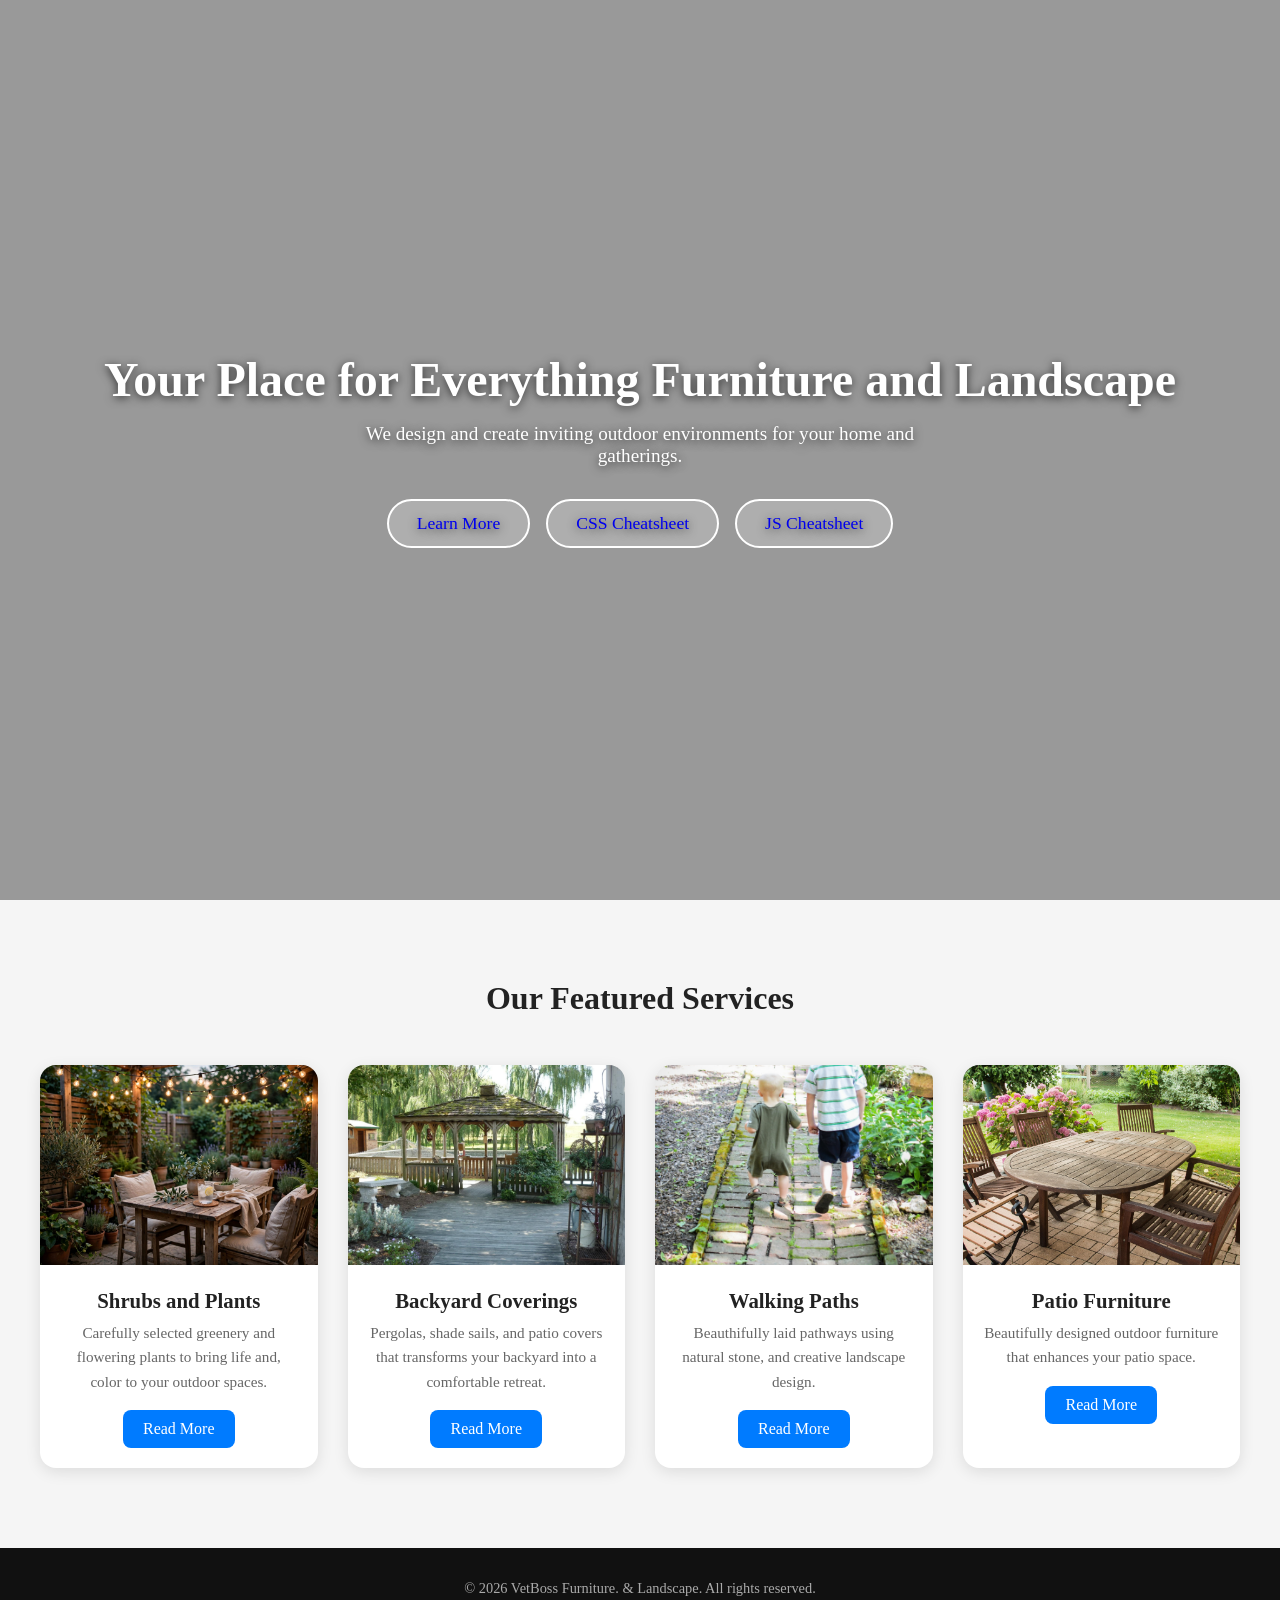
<file: furniture-website/index.html>
<!DOCTYPE html>
<html lang="en">
    <head>
        <meta charset="UTF-8" />
        <meta name="viewport" content="width=device-width, initial-scale=1.0"/>
        <title>Funriture Website</title>
        <link rel="stylesheet" href="CSS/style.css">
    </head>
    <body>
      <!-- Hero Section (Full-Screen Video Background )-->
        <section class="hero">
            <video autoplay muted Loop playsinline>
                <source src="videos/hero 1.mp4" type="video/mp4"/>
            </video>

            <div class="hero-content">
                <h1>Your Place for Everything Furniture and Landscape</h1>
                <p>We design and create inviting outdoor environments for your home and gatherings.</p>
        
                <div class="hero-button">
                    <a href="#cards" class="btn">Learn More</a>
                    <a href="auth/css-cheatsheet.html" class="btn btn-dark">CSS Cheatsheet</a>
                    <a href="auth/js-cheatsheet.html" class="btn btn-dark">JS Cheatsheet</a>
                </div>  
            </div>
        </section>   

        <!--SERVICES / CARD SECTION-->
        <section id="cards" class="card-section">
            <h2>Our Featured Services</h2>
            <div class="card-container">
                <!-- Card 1 -->
                <div class="card">
                    <img 
                        src="images/hero 1.jpeg" 
                        alt="Shrubs and Plants"
                    />
                    <div class="card-content">
                        <h3>Shrubs and Plants</h3>
                        <p>Carefully selected greenery and flowering plants to bring life and, color to your outdoor spaces.</p>
                        <a href="#">Read More</a>
                    </div> 
                </div>

                <!-- Card 2 -->
                <div class="card">
                    <img 
                        src="images/hero 2.jpeg" 
                        alt="Backyard Coverings"
                    />
                    <div class="card-content">
                        <h3>Backyard Coverings</h3>
                        <p>Pergolas, shade sails, and patio covers that transforms your backyard into a comfortable retreat.</p>
                        <a href="#">Read More</a>
                    </div>
                </div>
         
                 <!-- Card 3 -->
                <div class="card">
                    <img 
                        src="images/hero 3.jpeg" 
                        alt="Walking Paths"
                    />
                    <div class="card-content">
                        <h3>Walking Paths</h3>
                        <p>Beauthifully laid pathways using natural stone, and creative landscape design.</p>
                        <a href="#">Read More</a>
                    </div> 
                </div>

                    <!-- Card 4 -->
                <div class="card">
                    <img 
                        src="images/hero 4.jpeg" 
                        alt="Patio Furniture"
                    />
                    <div class="card-content">
                        <h3>Patio Furniture</h3>
                        <p>Beautifully designed outdoor furniture that enhances your patio space.</p>
                        <a href="#">Read More</a>
                    </div>
                </div>
            </div> 
        </section>

        <!--FOOTER SECTION-->
        <footer class="footer">
            <p>
                &copy; <span id="year"></span> VetBoss Furniture. &amp; Landscape. 
                All rights reserved.</p>
        </footer>

        <!--JAVASCRIPT SECTION -->
        <script>
        // Smooth Scrolling for anchor links that starts with #
            document.querySelectorAll('a[href^="#"]').forEach(function(anchor) {
                anchor.addEventListener("click", function (e) {
                    e.preventDefault(); // Stop default jump behavior
                    var target = document.querySelector(this.getAttribute("href"));
                    if (target) {
                        target.scrollIntoView({ behavior: "smooth" }) // Smooth scroll animation
                    }
                });  
            }); 
                
        // Scroll-reveal animation for cards
            var cards = document.querySelectorAll(".card");
                
            function revealCards() {
                var triggerBottom = window.innerHeight * 0.85; // Trigger point (85% down the screen)
                cards.forEach(function(card) {
                    var cardTop = card.getBoundingClientRect().top;
                    if (cardTop < triggerBottom) {
                        card.classList.add("show"); // Add .show class to trigger CSS animation
                    } 
                });             
            }
                
            // Run animation on scroll and once on page load
            window.addEventListener("scroll", revealCards);
            revealCards();

            //Dynamically insert current year in the footer
            document.getElementById("year").textContent = new Date().getFullYear();
        </script>   
    </body>
</html>
</file>
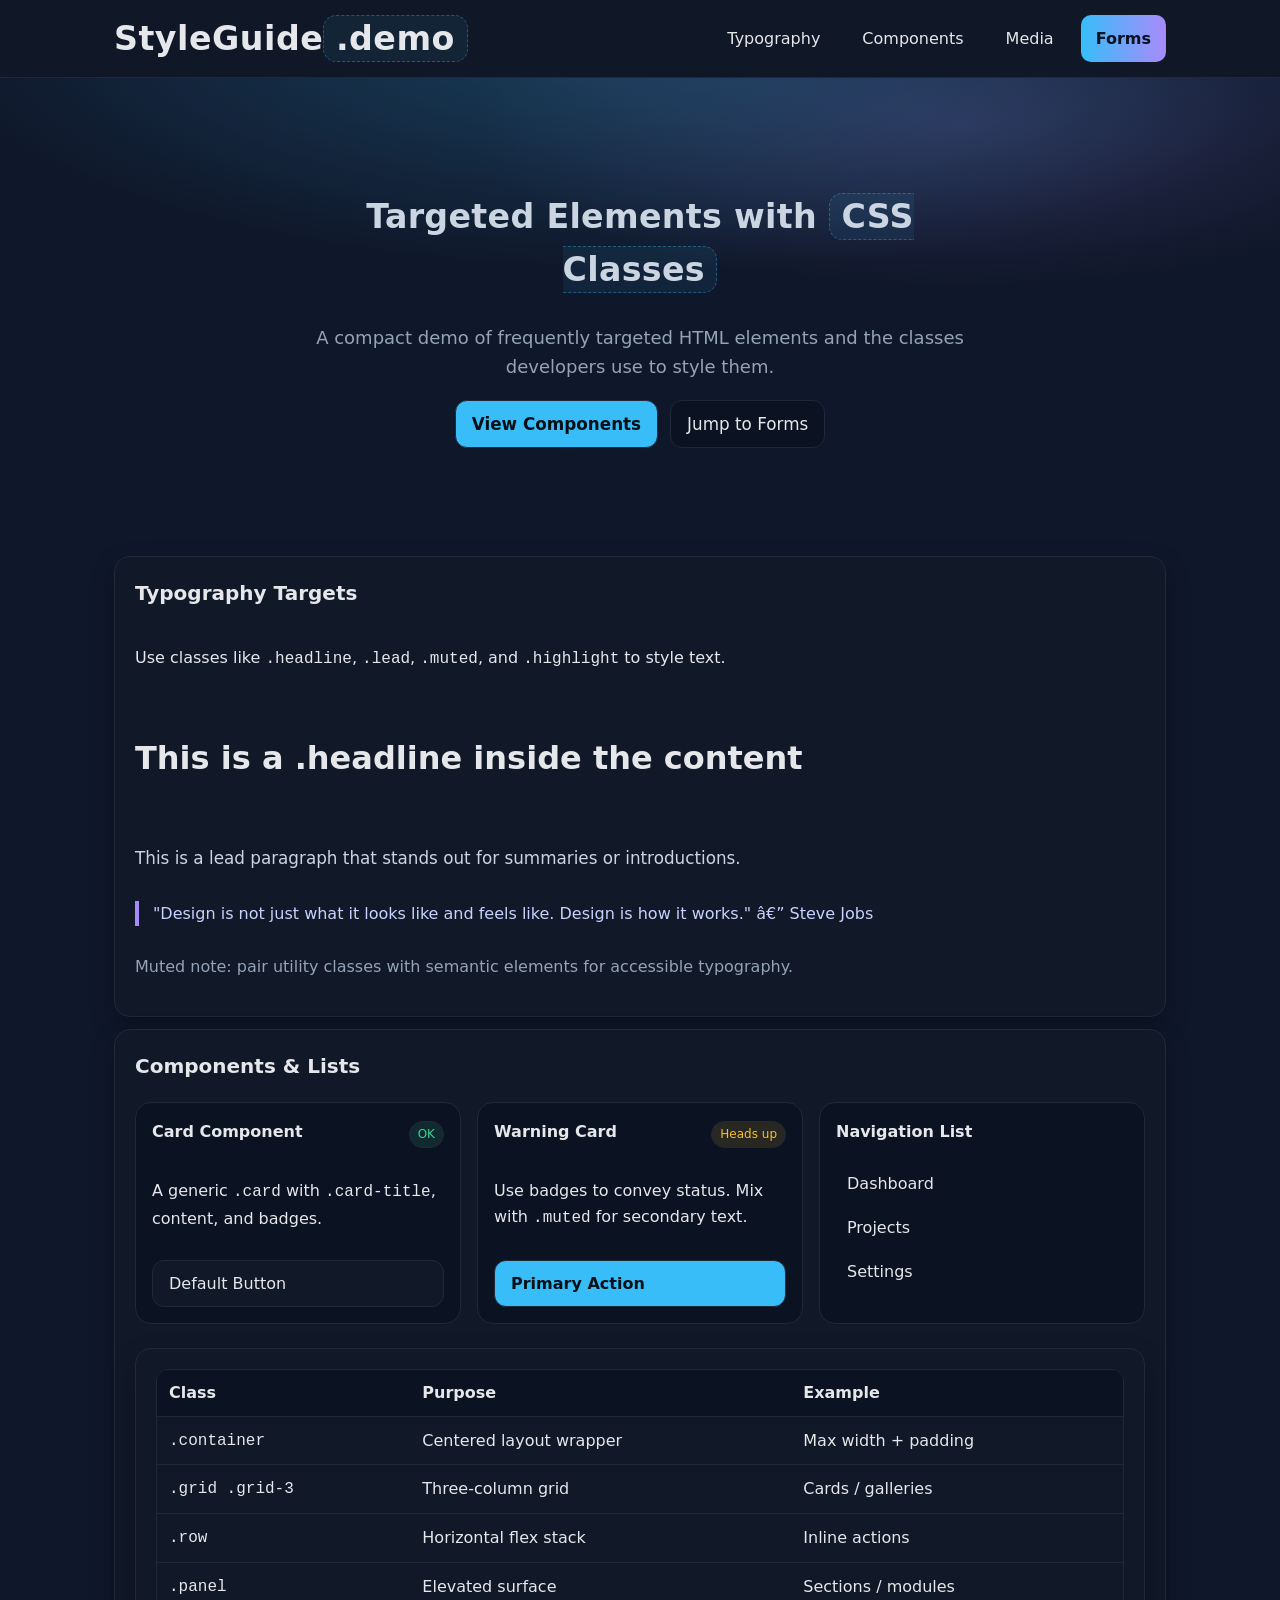
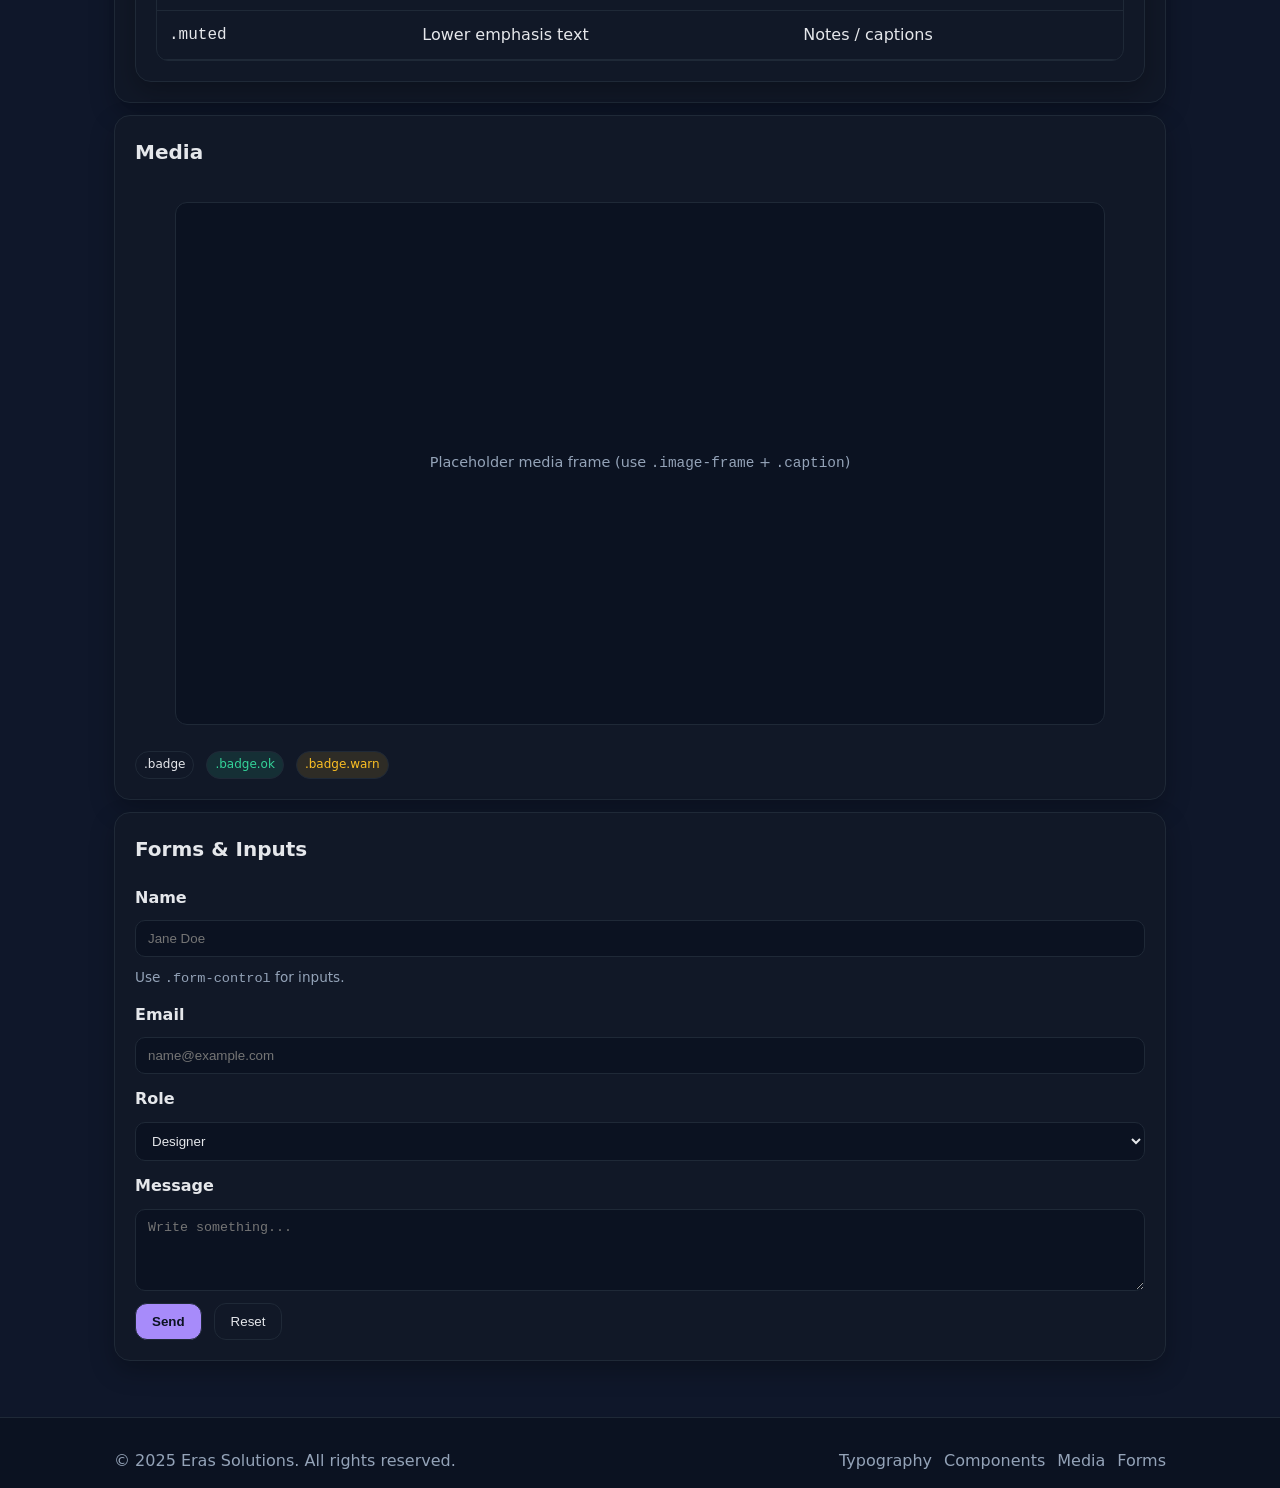
<file: furniture-website/auth/css-cheatsheet.html>
<!DOCTYPE html>
<html lang="en">
<head>
  <meta charset="UTF-8">
  <meta name="viewport" content="width=device-width, initial-scale=1">
  <title>CSS Cheatsheet â€” Eras Solutions</title>
  <style>
    /* --- Base --- */
    :root {
      --bg: #0f172a;
      --panel: #111827;
      --muted: #94a3b8;
      --text: #e5e7eb;
      --brand: #38bdf8;
      --accent: #a78bfa;
      --ok: #34d399;
      --warn: #fbbf24;
      --danger: #f87171;
      --border: #1f2937;
    }
    * { box-sizing: border-box; }
    html, body { height: 100%; }
    body {
      margin: 0;
      font: 16px/1.6 system-ui, -apple-system, Segoe UI, Roboto, "Helvetica Neue", Arial, "Noto Sans", "Apple Color Emoji", "Segoe UI Emoji";
      background: var(--bg);
      color: var(--text);
    }
    /* --- Layout --- */
    .container { max-width: 1100px; margin-inline: auto; padding: 24px; }
    .grid { display: grid; gap: 16px; }
    .grid-2 { grid-template-columns: repeat(2, minmax(0, 1fr)); }
    .grid-3 { grid-template-columns: repeat(3, minmax(0, 1fr)); }
    .stack { display: flex; flex-direction: column; gap: 12px; }
    .row { display: flex; gap: 12px; flex-wrap: wrap; }
    .panel { background: var(--panel); border: 1px solid var(--border); border-radius: 16px; padding: 20px; box-shadow: 0 10px 24px rgba(0, 0, 0, 0.25); }
    /* --- Typography --- */
    .muted { color: var(--muted); }
    .title { font-size: clamp(28px, 2.6vw, 40px); font-weight: 800; letter-spacing: 0.3px; }
    .subtitle { font-size: clamp(16px, 1.5vw, 18px); color: var(--muted); }
    .headline { font-size: 2rem; font-weight: 800; }
    .section-heading { font-weight: 800; font-size: 1.25rem; margin: 0 0 8px; }
    .text { color: var(--text); }
    .lead { font-size: 1.05rem; color: #cbd5e1; }
    .highlight { background: rgba(56, 189, 248, 0.08); padding: 0.1em 0.35em; border-radius: 0.4em; border: 1px dashed rgba(56, 189, 248, 0.35); }
    .quote { border-left: 4px solid var(--accent); padding-left: 14px; margin: 0; color: #c7d2fe; }
    /* --- Navigation --- */
    .site-header { position: sticky; top: 0; z-index: 10; background: rgba(17, 24, 39, 0.9); backdrop-filter: blur(6px); border-bottom: 1px solid var(--border); }
    .navbar { display: flex; align-items: center; justify-content: space-between; gap: 16px; padding: 12px 24px; }
    .brand { font-weight: 800; letter-spacing: 0.5px; }
    .nav-list { display: flex; gap: 12px; list-style: none; margin: 0; padding: 0; }
    .nav-link { display: inline-block; padding: 10px 14px; border-radius: 10px; text-decoration: none; color: var(--text); border: 1px solid transparent; }
    .nav-link:hover { border-color: var(--border); background: #0b1221; }
    .cta-link { background: linear-gradient(90deg, var(--brand), var(--accent)); color: #0b1221; font-weight: 700; }
    /* --- Hero --- */
    .hero { display: grid; place-items: center; padding: 60px 0; background: radial-gradient(1200px 400px at 50% -10%, rgba(56, 189, 248, 0.25), transparent 60%), radial-gradient(900px 300px at 75% 10%, rgba(167, 139, 250, 0.18), transparent 55%); }
    .hero .lead { max-width: 760px; text-align: center; }
    /* --- Buttons --- */
    .btn { display: inline-block; padding: 10px 16px; border-radius: 12px; text-decoration: none; border: 1px solid var(--border); transition: transform 0.08s ease; color: var(--text); background: var(--panel); }
    .btn:hover { transform: translateY(-1px); }
    .btn-primary { background: var(--brand); color: #041016; font-weight: 700; }
    .btn-secondary { background: #0b1221; }
    /* --- Cards --- */
    .card { background: #0b1221; border: 1px solid var(--border); border-radius: 16px; padding: 16px; }
    .card .card-title { font-weight: 700; margin: 0 0 6px; }
    .badge { font-size: 0.75rem; padding: 0.2rem 0.5rem; border-radius: 999px; border: 1px solid var(--border); }
    .badge.ok { background: rgba(52, 211, 153, 0.12); color: var(--ok); }
    .badge.warn { background: rgba(251, 191, 36, 0.12); color: var(--warn); }
    /* --- Lists --- */
    .menu { list-style: none; padding: 0; margin: 0; }
    .menu .nav-item a { display: block; padding: 8px 10px; border-radius: 10px; color: var(--text); text-decoration: none; }
    .menu .nav-item a:hover { background: #0b1221; }
    /* --- Table --- */
    .data-table { width: 100%; border-collapse: separate; border-spacing: 0; border: 1px solid var(--border); border-radius: 12px; overflow: hidden; }
    .data-table th, .data-table td { padding: 10px 12px; border-bottom: 1px solid var(--border); }
    .data-table thead th { background: #0b1221; text-align: left; }
    .data-table tbody tr:hover { background: #0b1221; }
    /* --- Media --- */
    .media-box { display: grid; gap: 10px; }
    .image-frame { aspect-ratio: 16/9; border-radius: 12px; overflow: hidden; border: 1px solid var(--border); background: #0b1221; display: grid; place-items: center; }
    .caption { font-size: 0.9rem; color: var(--muted); }
    /* --- Forms --- */
    .form { display: grid; gap: 12px; }
    .form-row { display: grid; gap: 10px; }
    .form-label { font-weight: 600; }
    .form-control, .select-menu, .message-box { width: 100%; padding: 10px 12px; border-radius: 10px; border: 1px solid var(--border); background: #0b1221; color: var(--text); }
    .input-help { font-size: 0.85rem; color: var(--muted); }
    .submit-btn { background: var(--accent); color: #0b1221; font-weight: 700; }
    /* --- Footer --- */
    .site-footer { margin-top: 32px; border-top: 1px solid var(--border); background: #0b1221; }
    .site-footer .footer-links { display: flex; gap: 12px; flex-wrap: wrap; }
    .footer a { color: var(--muted); text-decoration: none; }
    .footer a:hover { color: var(--text); }
    /* --- Responsive --- */
    @media (max-width: 960px) {
      .grid-2 { grid-template-columns: 1fr; }
      .grid-3 { grid-template-columns: 1fr 1fr; }
    }
    @media (max-width: 640px) {
      .grid-3 { grid-template-columns: 1fr; }
    }
  </style>
</head>
<body>
  <!-- Header -->
  <header class="site-header">
    <div class="navbar container">
      <div class="brand title">StyleGuide<span class="highlight">.demo</span></div>
      <ul class="nav-list">
        <li><a class="nav-link" href="#typography">Typography</a></li>
        <li><a class="nav-link" href="#components">Components</a></li>
        <li><a class="nav-link" href="#media">Media</a></li>
        <li><a class="nav-link cta-link" href="#forms">Forms</a></li>
      </ul>
    </div>
  </header>
  <!-- Hero -->
  <section class="hero">
    <div class="container lead">
      <h1 class="title">Targeted Elements with <span class="highlight">CSS Classes</span></h1>
      <p class="subtitle">A compact demo of frequently targeted HTML elements and the classes developers use to style them.</p>
      <div class="row" style="justify-content:center;margin-top:14px">
        <a class="btn btn-primary" href="#components">View Components</a>
        <a class="btn btn-secondary" href="#forms">Jump to Forms</a>
      </div>
    </div>
  </section>
  <main class="container stack">
    <!-- Typography -->
    <section id="typography" class="panel stack">
      <h2 class="section-heading">Typography Targets</h2>
      <p class="text">Use classes like <code>.headline</code>, <code>.lead</code>, <code>.muted</code>, and <code>.highlight</code> to style text.</p>
      <h3 class="headline">This is a .headline inside the content</h3>
      <p class="lead">This is a lead paragraph that stands out for summaries or introductions.</p>
      <blockquote class="quote">"Design is not just what it looks like and feels like. Design is how it works." â€” Steve Jobs</blockquote>
      <p class="muted">Muted note: pair utility classes with semantic elements for accessible typography.</p>
    </section>
    <!-- Components -->
    <section id="components" class="panel stack">
      <h2 class="section-heading">Components &amp; Lists</h2>
      <div class="grid grid-3">
        <article class="card stack">
          <div class="row" style="align-items:center;justify-content:space-between">
            <h4 class="card-title">Card Component</h4>
            <span class="badge ok">OK</span>
          </div>
          <p class="text">A generic <code>.card</code> with <code>.card-title</code>, content, and badges.</p>
          <a class="btn" href="#">Default Button</a>
        </article>
        <article class="card stack">
          <div class="row" style="align-items:center;justify-content:space-between">
            <h4 class="card-title">Warning Card</h4>
            <span class="badge warn">Heads up</span>
          </div>
          <p class="text">Use badges to convey status. Mix with <code>.muted</code> for secondary text.</p>
          <a class="btn btn-primary" href="#">Primary Action</a>
        </article>
        <article class="card stack">
          <h4 class="card-title">Navigation List</h4>
          <ul class="menu">
            <li class="nav-item"><a class="nav-link" href="#">Dashboard</a></li>
            <li class="nav-item"><a class="nav-link" href="#">Projects</a></li>
            <li class="nav-item"><a class="nav-link" href="#">Settings</a></li>
          </ul>
        </article>
      </div>
      <div class="panel" style="margin-top:12px">
        <table class="data-table">
          <thead>
            <tr><th>Class</th><th>Purpose</th><th>Example</th></tr>
          </thead>
          <tbody>
            <tr><td><code>.container</code></td><td>Centered layout wrapper</td><td>Max width + padding</td></tr>
            <tr><td><code>.grid .grid-3</code></td><td>Three-column grid</td><td>Cards / galleries</td></tr>
            <tr><td><code>.row</code></td><td>Horizontal flex stack</td><td>Inline actions</td></tr>
            <tr><td><code>.panel</code></td><td>Elevated surface</td><td>Sections / modules</td></tr>
            <tr><td><code>.muted</code></td><td>Lower emphasis text</td><td>Notes / captions</td></tr>
          </tbody>
        </table>
      </div>
    </section>
    <!-- Media -->
    <section id="media" class="panel stack media-box">
      <h2 class="section-heading">Media</h2>
      <figure class="image-frame">
        <figcaption class="caption">Placeholder media frame (use <code>.image-frame</code> + <code>.caption</code>)</figcaption>
      </figure>
      <div class="row">
        <span class="badge">.badge</span>
        <span class="badge ok">.badge.ok</span>
        <span class="badge warn">.badge.warn</span>
      </div>
    </section>
    <!-- Forms -->
    <section id="forms" class="panel stack">
      <h2 class="section-heading">Forms &amp; Inputs</h2>
      <form class="form" action="#" method="post">
        <div class="form-row">
          <label class="form-label" for="name">Name</label>
          <input class="form-control" type="text" id="name" name="name" placeholder="Jane Doe">
          <small class="input-help">Use <code>.form-control</code> for inputs.</small>
        </div>
        <div class="form-row">
          <label class="form-label" for="email">Email</label>
          <input class="form-control" type="email" id="email" name="email" placeholder="name@example.com">
        </div>
        <div class="form-row">
          <label class="form-label" for="role">Role</label>
          <select class="select-menu" id="role" name="role">
            <option>Designer</option>
            <option>Developer</option>
            <option>Manager</option>
          </select>
        </div>
        <div class="form-row">
          <label class="form-label" for="message">Message</label>
          <textarea class="message-box" id="message" rows="4" placeholder="Write something..."></textarea>
        </div>
        <div class="row">
          <button class="btn submit-btn" type="submit">Send</button>
          <button class="btn" type="reset">Reset</button>
        </div>
      </form>
    </section>
  </main>
  <!-- Footer -->
  <footer class="site-footer footer">
    <div class="container row" style="justify-content:space-between;align-items:center;padding:14px 24px">
      <p class="muted">&copy; 2025 Eras Solutions. All rights reserved.</p>
      <div class="footer-links">
        <a href="#typography">Typography</a>
        <a href="#components">Components</a>
        <a href="#media">Media</a>
        <a href="#forms">Forms</a>
      </div>
    </div>
  </footer>
</body>
</html>
</file>
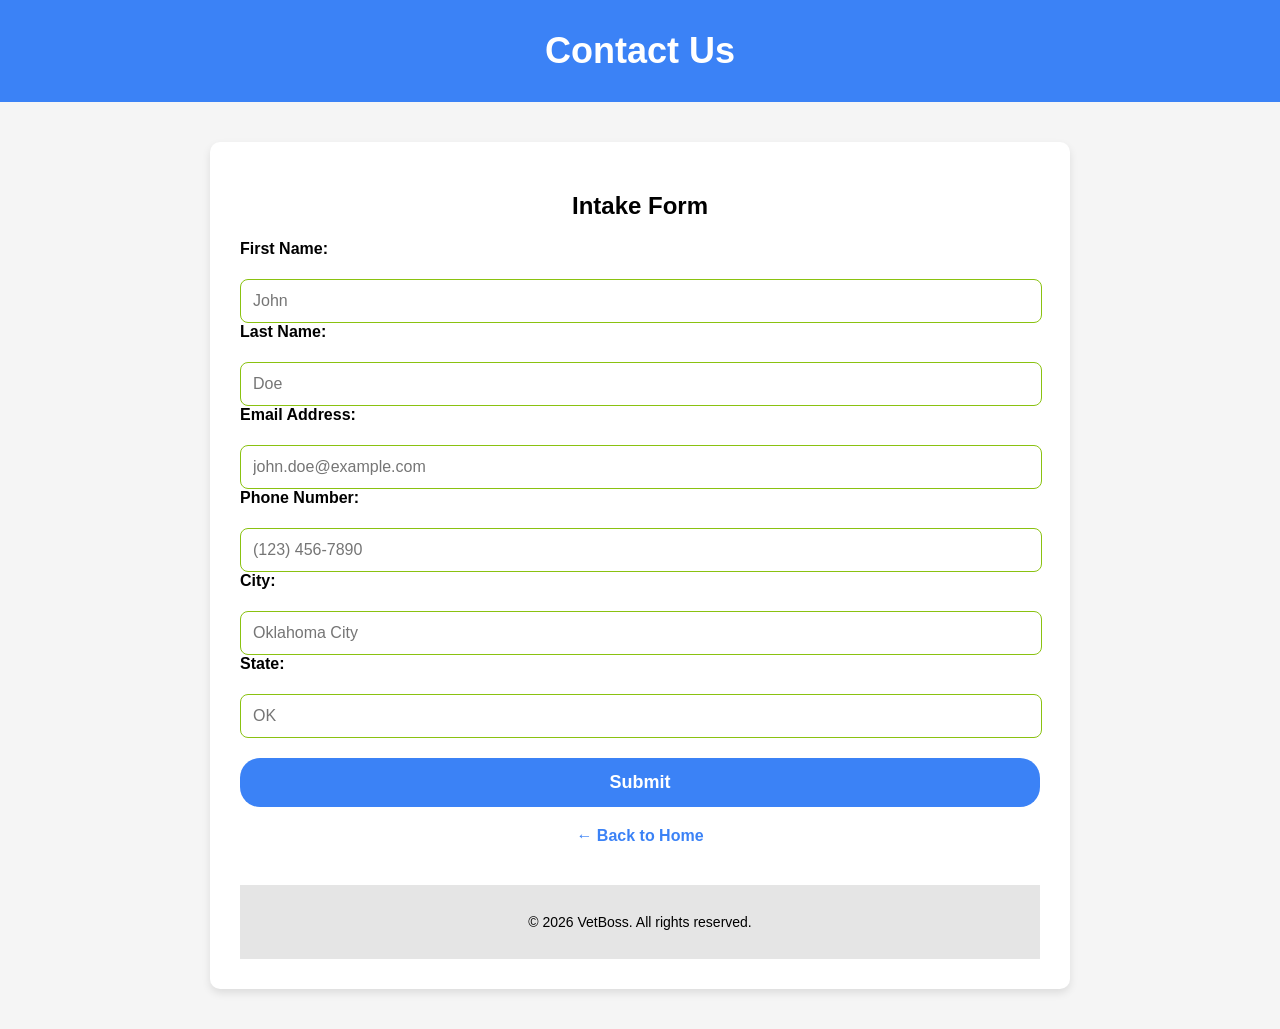
<file: furniture-website/auth/intake.html>
<!DOCTYPE html>
<html lang="en">
<head>
    <meta charset="UTF-8">
    <meta name="viewport" content="width=device-width, initial-scale=1.0">
    <title>Contact US - Intake Form</title>
    <style>

        body{
            background-color: #f5f5f5;
            font-family: Arial, sans-serif;
            margin: 0;
        }

        header{
            background-color: #3b82f6;
            padding: 30px;
            text-align: center;
        }

        header h1{
           margin: 0;
           font-size: 36px;
           color: white;
        }

        main{
            max-width: 800px;
            margin: 40px auto;
            background-color: white;
            padding: 30px;
            border-radius: 10px;
            box-shadow: 0px 4px 8px rgba(0, 0, 0, 0.1);
        }

        h2{
            text-align: center;
            margin-bottom: 20px;
        }

        label{
            display: block;
            margin-bottom: 15px;
            font-weight: bold;
        }

        input{
            width:97%;
            padding: 12px;
            margin-top: 6px;
            border: 1px solid #8ac211;
            border-radius: 8px;
            font-size: 16px;  
        }

        button{
            margin-top: 20px;
            width: 100%;
            padding: 14px;
            background-color: #3b82f6;
            color: white;
            border: none;
            border-radius: 20px;
            font-size: 18px;
            font-weight: bold;
            cursor: pointer;
            transition: all 0.25s ease;
        }

        button:hover{
            transform: translateY(-3px);
            box-shadow: 0px 6px 10px rgba(0, 0, 0, 0.25);
        }

        .back-link{
            display: block;
            margin-top: 20px;
            text-align: center;
            color: #3b82f6;
            font-weight: bold;
            text-decoration: none;
        }

        footer{
            background-color: #e5e5e5;
            text-align: center;
            padding: 15px;
            margin-top: 40px;
            font-size: 14px;
        }
    </style>
</head>
<body>
    
    <header>
        <h1>Contact Us</h1>
    </header>

    <main>
        <h2>Intake Form</h2>
    
        <form action="#" method="post">
            <!--First Name-->
            <label for="firstname">First Name:</label>
            <input type="text" id="firstname" name="firstname" required placeholder="John" required>
             <!--Last Name-->
            <label for="lastname">Last Name:</label>
            <input type="text" id="lastname" name="lastname" required placeholder="Doe" required>
            <!--Email-->
            <label for="email">Email Address:</label>
            <input type="email" id="email" name="email" required placeholder="john.doe@example.com" required>
            <!--Phone Number-->
            <label for="phone">Phone Number:</label>
            <input type="tel" id="phone" name="phone" required placeholder="(123) 456-7890" required>
            <!--City-->
            <label for="city">City:</label>
            <input type="text" id="city" name="city" required placeholder="Oklahoma City" required>
            <!--State-->
            <label for="state">State:</label>
            <input type="text" id="state" name="state" required placeholder="OK" maxlength="2" required>
            <!--Submit Button-->
            <button type="submit">Submit</button>
        </form>
        <a href="/index.html" class="back-link">&larr; Back to Home</a>
        <footer>
            <p>&copy; 2026 VetBoss. All rights reserved.</p>
        </footer>
    </main>
</body>
</html>
</file>
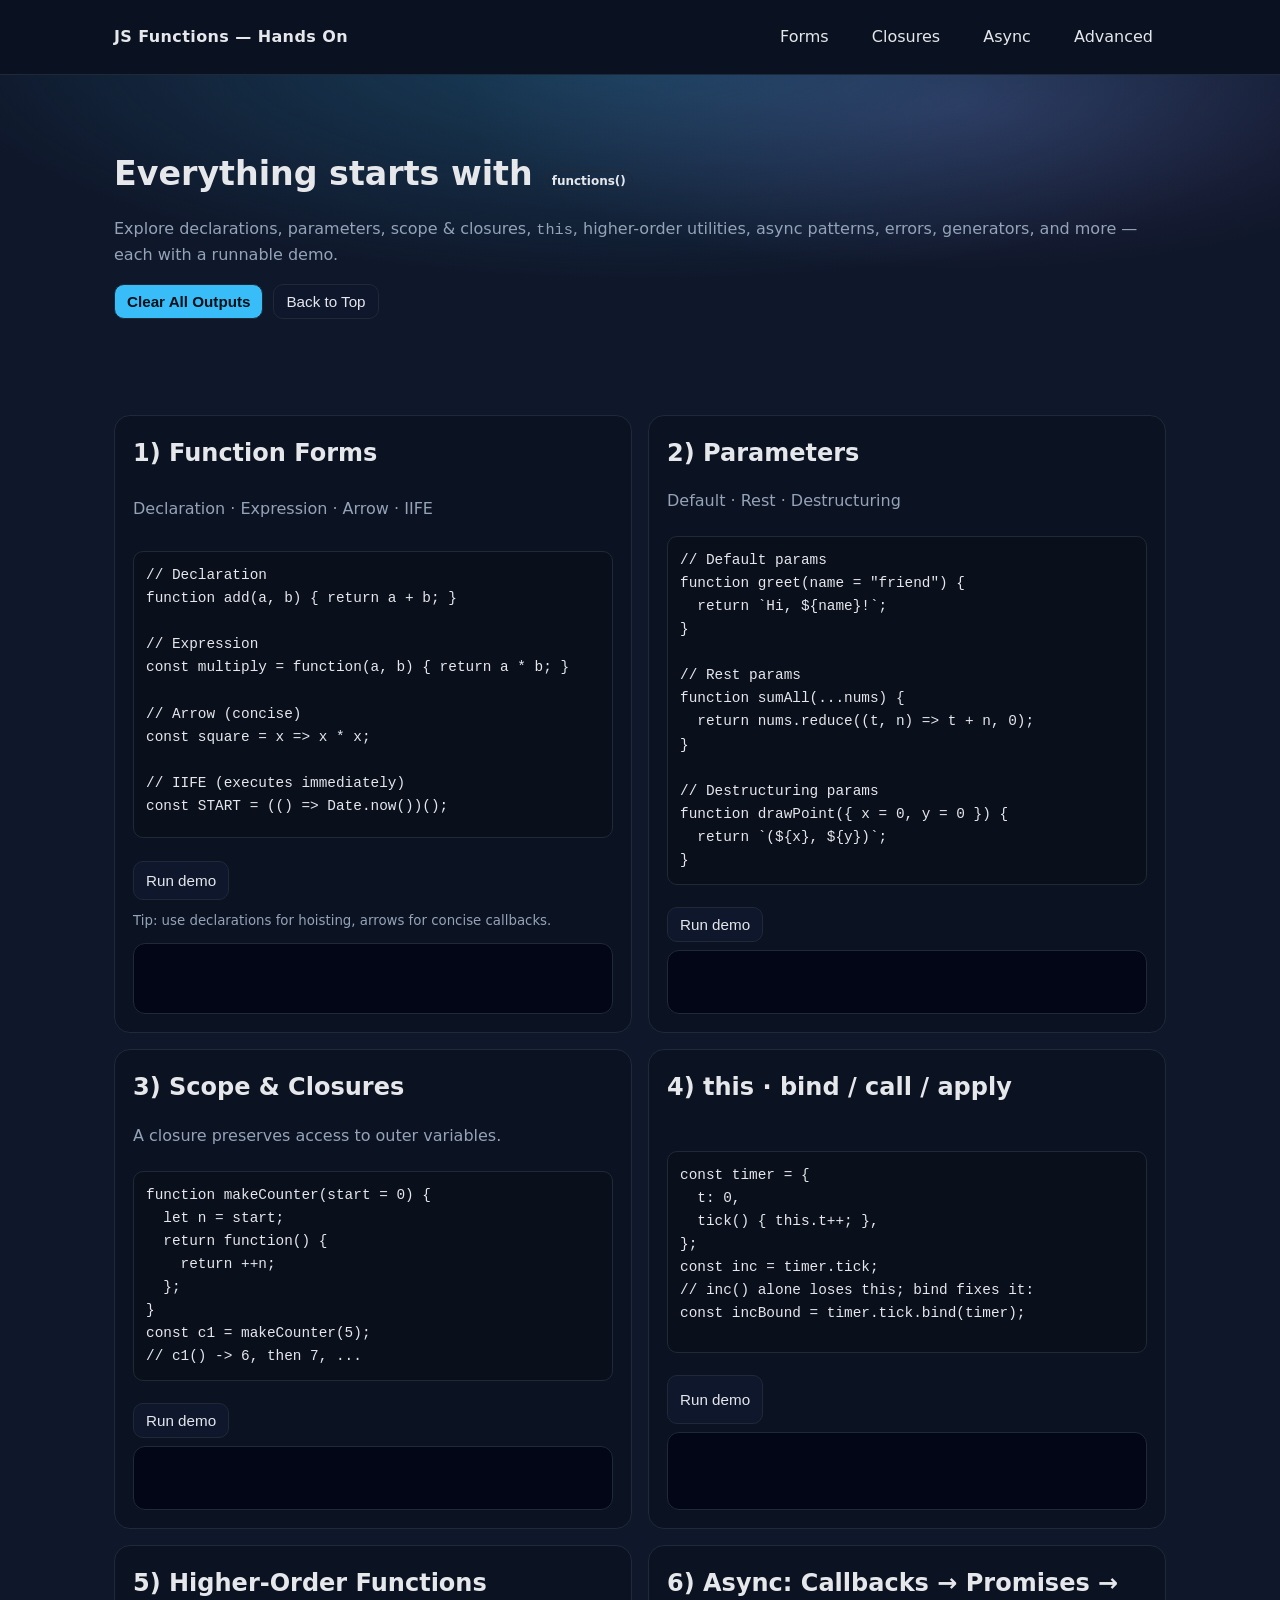
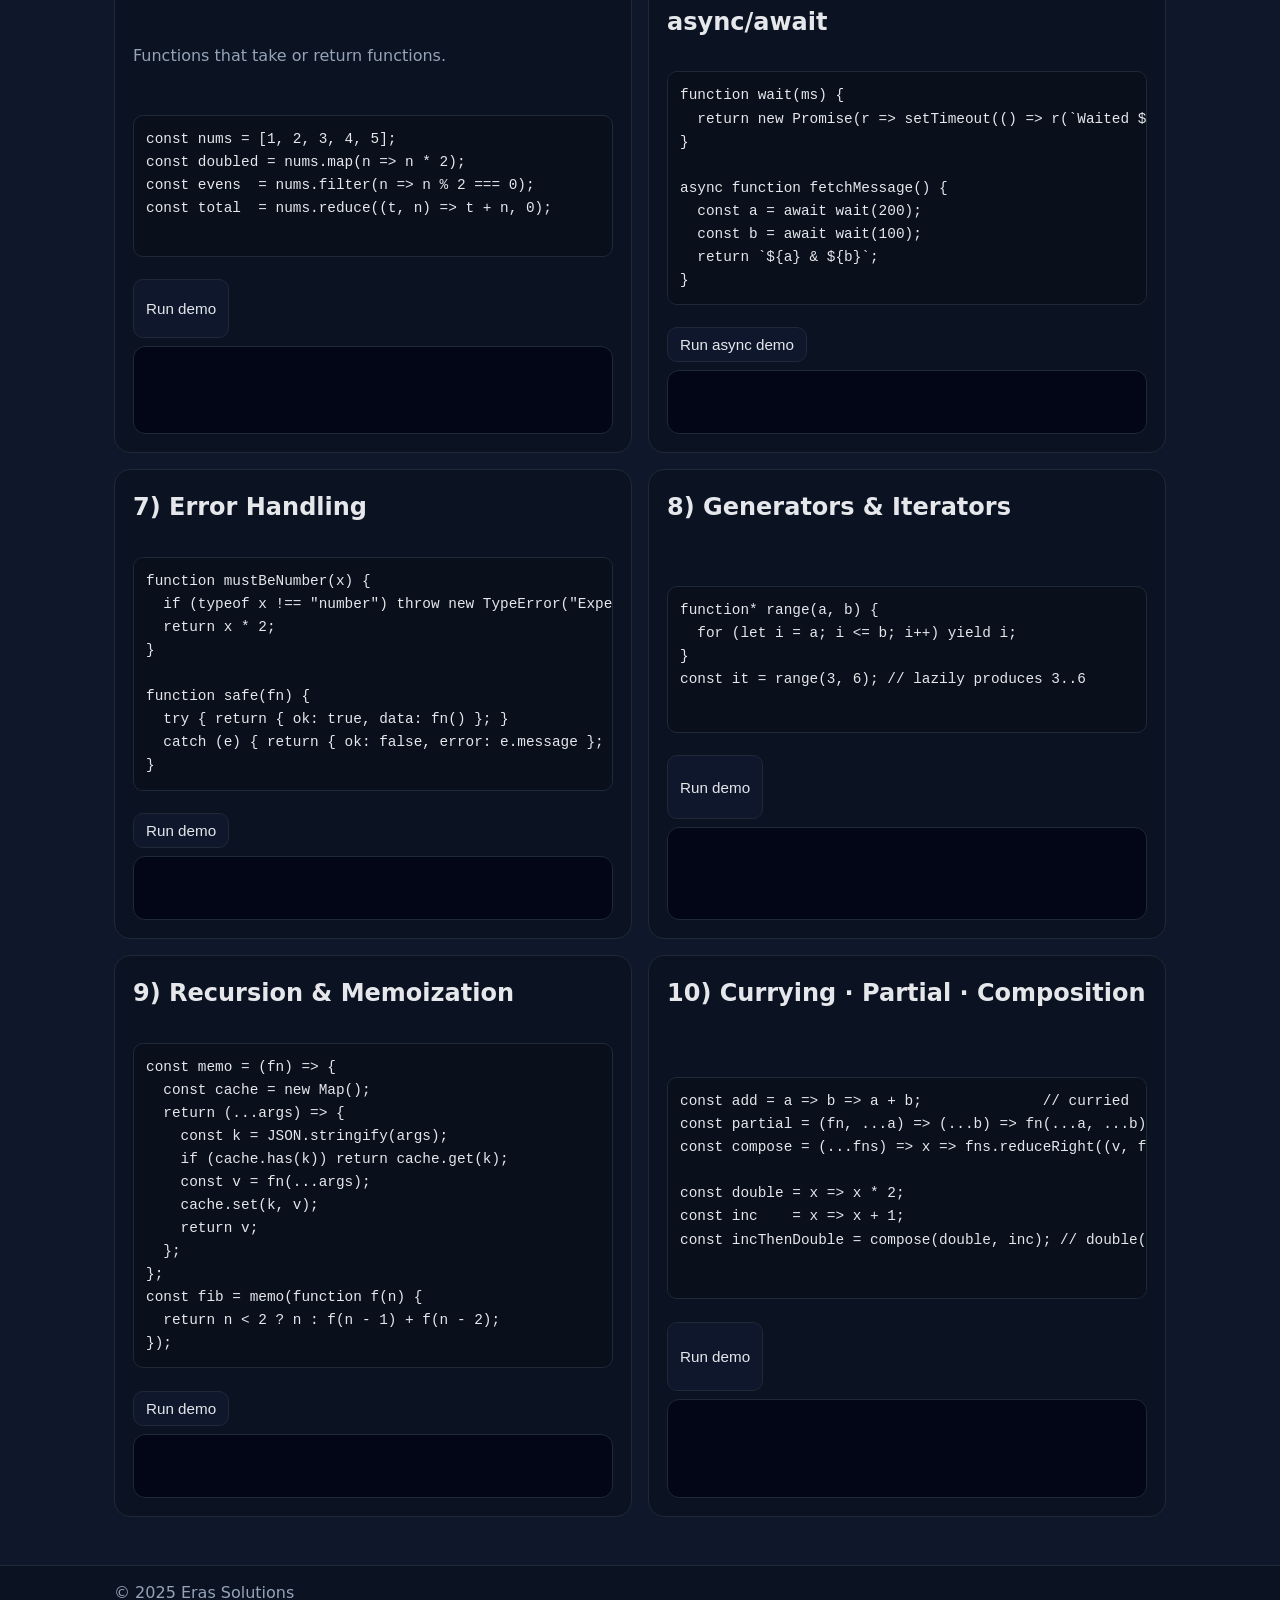
<file: furniture-website/auth/js-cheatsheet.html>
<!DOCTYPE html>
<html lang="en">
<head>
  <meta charset="UTF-8">
  <meta name="viewport" content="width=device-width, initial-scale=1">
  <title>JavaScript Functions Cheatsheet — Eras Solutions</title>
  <style>
    :root {
      --bg: #0f172a;
      --panel: #0b1221;
      --ink: #e5e7eb;
      --muted: #94a3b8;
      --border: #1f2937;
      --brand: #38bdf8;
      --accent: #a78bfa;
    }

    * { box-sizing: border-box; }

    body {
      margin: 0;
      font: 16px/1.6 system-ui, -apple-system, Segoe UI, Roboto, Arial;
      background: var(--bg);
      color: var(--ink);
    }

    .container { max-width: 1100px; margin-inline: auto; padding: 24px; }

    header { position: sticky; top: 0; background: rgba(11, 18, 33, 0.9); backdrop-filter: blur(6px); border-bottom: 1px solid var(--border); }

    nav { display: flex; align-items: center; justify-content: space-between; padding: 12px 24px; }

    .brand { font-weight: 800; letter-spacing: 0.4px; }

    .nav a { color: var(--ink); text-decoration: none; margin-left: 12px; padding: 8px 12px; border-radius: 10px; border: 1px solid transparent; }

    .nav a:hover { background: #09101e; border-color: var(--border); }

    .hero { padding: 48px 0; background: radial-gradient(1200px 400px at 50% -10%, rgba(56, 189, 248, 0.25), transparent 60%), radial-gradient(900px 300px at 75% 10%, rgba(167, 139, 250, 0.18), transparent 55%); }

    h1 { font-size: clamp(28px, 2.6vw, 40px); margin: 0 0 8px; }

    .sub { color: var(--muted); }

    .grid { display: grid; gap: 16px; }

    .grid-2 { grid-template-columns: repeat(2, minmax(0, 1fr)); }

    .panel { background: var(--panel); border: 1px solid var(--border); border-radius: 16px; padding: 18px; }

    .btn { display: inline-flex; gap: 8px; align-items: center; padding: 8px 12px; border-radius: 10px; border: 1px solid var(--border); background: #0e172b; color: var(--ink); cursor: pointer; font-size: 0.95rem; }

    .btn.primary { background: var(--brand); color: #021018; font-weight: 700; }

    .code { background: #0a0f1c; border: 1px solid var(--border); border-radius: 10px; padding: 12px; overflow: auto; font-size: 0.9rem; }

    .row { display: flex; gap: 10px; flex-wrap: wrap; }

    .muted { color: var(--muted); }

    .demo { display: grid; gap: 8px; }

    .out { background: #020617; border: 1px solid var(--border); border-radius: 12px; padding: 12px; min-height: 64px; white-space: pre-wrap; font-family: ui-monospace, SFMono-Regular, Menlo, Consolas, monospace; font-size: 0.9rem; }

    .badge { font-size: 0.75rem; border: 1px solid var(--border); padding: 0.1rem 0.4rem; border-radius: 999px; }

    .kbd { font-family: ui-monospace, SFMono-Regular, Menlo, Consolas, monospace; font-size: 0.95em; }

    .section-title { font-weight: 800; margin: 0 0 8px; }

    footer { margin-top: 24px; border-top: 1px solid var(--border); background: #0b1221; color: var(--muted); }

    @media (max-width: 960px) { .grid-2 { grid-template-columns: 1fr; } }
  </style>
</head>
<body>

  <header>
    <nav class="container">
      <div class="brand">JS Functions — Hands On</div>
      <div class="nav">
        <a href="#forms">Forms</a>
        <a href="#closures">Closures</a>
        <a href="#async">Async</a>
        <a href="#advanced">Advanced</a>
      </div>
    </nav>
  </header>

  <section class="hero">
    <div class="container">
      <h1>Everything starts with <span class="badge">functions()</span></h1>
      <p class="sub">Explore declarations, parameters, scope &amp; closures, <span class="kbd">this</span>, higher-order utilities, async patterns, errors, generators, and more — each with a runnable demo.</p>
      <div class="row" style="margin-top:10px">
        <button class="btn primary" onclick="clearAll()">Clear All Outputs</button>
        <button class="btn" onclick="scrollToTop()">Back to Top</button>
      </div>
    </div>
  </section>

  <main class="container grid grid-2">

    <!-- 1. Function Forms -->
    <section class="panel demo" id="forms">
      <h2 class="section-title">1) Function Forms</h2>
      <div class="muted">Declaration &middot; Expression &middot; Arrow &middot; IIFE</div>

      <pre class="code"><code>// Declaration
function add(a, b) { return a + b; }

// Expression
const multiply = function(a, b) { return a * b; }

// Arrow (concise)
const square = x => x * x;

// IIFE (executes immediately)
const START = (() => Date.now())();</code></pre>

      <div class="row">
        <button class="btn" onclick="demoForms()">Run demo</button>
        <small class="muted">Tip: use declarations for hoisting, arrows for concise callbacks.</small>
      </div>
      <div id="out-forms" class="out"></div>
    </section>

    <!-- 2. Parameters -->
    <section class="panel demo" id="params">
      <h2 class="section-title">2) Parameters</h2>
      <div class="muted">Default &middot; Rest &middot; Destructuring</div>

      <pre class="code"><code>// Default params
function greet(name = "friend") {
  return `Hi, ${name}!`;
}

// Rest params
function sumAll(...nums) {
  return nums.reduce((t, n) => t + n, 0);
}

// Destructuring params
function drawPoint({ x = 0, y = 0 }) {
  return `(${x}, ${y})`;
}</code></pre>
      <div class="row">
        <button class="btn" onclick="demoParams()">Run demo</button>
      </div>
      <div id="out-params" class="out"></div>
    </section>

    <!-- 3. Scope & Closures -->
    <section class="panel demo" id="closures">
      <h2 class="section-title">3) Scope &amp; Closures</h2>
      <div class="muted">A closure preserves access to outer variables.</div>

      <pre class="code"><code>function makeCounter(start = 0) {
  let n = start;
  return function() {
    return ++n;
  };
}
const c1 = makeCounter(5);
// c1() -> 6, then 7, ...</code></pre>
      <div class="row">
        <button class="btn" onclick="demoClosures()">Run demo</button>
      </div>
      <div id="out-closures" class="out"></div>
    </section>

    <!-- 4. this, bind/call/apply -->
    <section class="panel demo" id="this">
      <h2 class="section-title">4) this &middot; bind / call / apply</h2>
      <pre class="code"><code>const timer = {
  t: 0,
  tick() { this.t++; },
};
const inc = timer.tick;
// inc() alone loses this; bind fixes it:
const incBound = timer.tick.bind(timer);</code></pre>
      <div class="row">
        <button class="btn" onclick="demoThis()">Run demo</button>
      </div>
      <div id="out-this" class="out"></div>
    </section>

    <!-- 5. Higher-Order Functions -->
    <section class="panel demo" id="hof">
      <h2 class="section-title">5) Higher-Order Functions</h2>
      <div class="muted">Functions that take or return functions.</div>
      <pre class="code"><code>const nums = [1, 2, 3, 4, 5];
const doubled = nums.map(n => n * 2);
const evens  = nums.filter(n => n % 2 === 0);
const total  = nums.reduce((t, n) => t + n, 0);</code></pre>
      <div class="row">
        <button class="btn" onclick="demoHOF()">Run demo</button>
      </div>
      <div id="out-hof" class="out"></div>
    </section>

    <!-- 6. Async -->
    <section class="panel demo" id="async">
      <h2 class="section-title">6) Async: Callbacks &rarr; Promises &rarr; async/await</h2>
      <pre class="code"><code>function wait(ms) {
  return new Promise(r => setTimeout(() => r(`Waited ${ms}ms`), ms));
}

async function fetchMessage() {
  const a = await wait(200);
  const b = await wait(100);
  return `${a} & ${b}`;
}</code></pre>
      <div class="row">
        <button class="btn" onclick="demoAsync()">Run async demo</button>
      </div>
      <div id="out-async" class="out"></div>
    </section>

    <!-- 7. Error Handling -->
    <section class="panel demo" id="errors">
      <h2 class="section-title">7) Error Handling</h2>
      <pre class="code"><code>function mustBeNumber(x) {
  if (typeof x !== "number") throw new TypeError("Expected number");
  return x * 2;
}

function safe(fn) {
  try { return { ok: true, data: fn() }; }
  catch (e) { return { ok: false, error: e.message }; }
}</code></pre>
      <div class="row">
        <button class="btn" onclick="demoErrors()">Run demo</button>
      </div>
      <div id="out-errors" class="out"></div>
    </section>

    <!-- 8. Generators -->
    <section class="panel demo" id="generators">
      <h2 class="section-title">8) Generators &amp; Iterators</h2>
      <pre class="code"><code>function* range(a, b) {
  for (let i = a; i <= b; i++) yield i;
}
const it = range(3, 6); // lazily produces 3..6</code></pre>
      <div class="row">
        <button class="btn" onclick="demoGenerators()">Run demo</button>
      </div>
      <div id="out-gens" class="out"></div>
    </section>

    <!-- 9. Recursion & Memoization -->
    <section class="panel demo" id="recursion">
      <h2 class="section-title">9) Recursion &amp; Memoization</h2>
      <pre class="code"><code>const memo = (fn) => {
  const cache = new Map();
  return (...args) => {
    const k = JSON.stringify(args);
    if (cache.has(k)) return cache.get(k);
    const v = fn(...args);
    cache.set(k, v);
    return v;
  };
};
const fib = memo(function f(n) {
  return n < 2 ? n : f(n - 1) + f(n - 2);
});</code></pre>
      <div class="row">
        <button class="btn" onclick="demoRecursion()">Run demo</button>
      </div>
      <div id="out-recur" class="out"></div>
    </section>

    <!-- 10. Currying, Composition -->
    <section class="panel demo" id="advanced">
      <h2 class="section-title">10) Currying &middot; Partial &middot; Composition</h2>
      <pre class="code"><code>const add = a => b => a + b;              // curried
const partial = (fn, ...a) => (...b) => fn(...a, ...b);
const compose = (...fns) => x => fns.reduceRight((v, f) => f(v), x);

const double = x => x * 2;
const inc    = x => x + 1;
const incThenDouble = compose(double, inc); // double(inc(x))</code></pre>
      <div class="row">
        <button class="btn" onclick="demoAdvanced()">Run demo</button>
      </div>
      <div id="out-adv" class="out"></div>
    </section>

  </main>

  <footer>
    <div class="container" style="padding:14px 24px">&copy; 2025 Eras Solutions</div>
  </footer>

  <script>
    // Utility logger
    function log(outId) {
      var el = document.getElementById(outId);
      var msgs = Array.prototype.slice.call(arguments, 1);
      el.textContent += msgs.join(" ") + "\n";
    }

    function clearAll() {
      var ids = ["out-forms", "out-params", "out-closures", "out-this", "out-hof", "out-async", "out-errors", "out-gens", "out-recur", "out-adv"];
      ids.forEach(function(id) {
        var el = document.getElementById(id);
        if (el) el.textContent = "";
      });
    }

    function scrollToTop() {
      window.scrollTo({ top: 0, behavior: "smooth" });
    }

    // 1) Function Forms
    function demoForms() {
      function add(a, b) { return a + b; }
      var multiply = function(a, b) { return a * b; };
      var square = function(x) { return x * x; };
      var START = (function() { return Date.now(); })();
      log("out-forms", "add(2,3) =", add(2, 3));
      log("out-forms", "multiply(4,5) =", multiply(4, 5));
      log("out-forms", "square(6) =", square(6));
      log("out-forms", "START (IIFE) =", START);
    }

    // 2) Parameters
    function demoParams() {
      function greet(name) { name = name || "friend"; return "Hi, " + name + "!"; }
      function sumAll() { return Array.prototype.reduce.call(arguments, function(t, n) { return t + n; }, 0); }
      function drawPoint(pt) { var x = pt.x || 0; var y = pt.y || 0; return "(" + x + ", " + y + ")"; }
      log("out-params", greet());
      log("out-params", greet("Hector"));
      log("out-params", "sumAll(1,2,3,4) =", sumAll(1, 2, 3, 4));
      log("out-params", "drawPoint({x:5,y:9}) =", drawPoint({ x: 5, y: 9 }));
    }

    // 3) Closures
    function demoClosures() {
      function makeCounter(start) { var n = start || 0; return function() { return ++n; }; }
      var c1 = makeCounter(5);
      var c2 = makeCounter();
      log("out-closures", "c1()", c1());
      log("out-closures", "c1()", c1());
      log("out-closures", "c2()", c2());
      log("out-closures", "c2()", c2());
    }

    // 4) this / bind
    function demoThis() {
      var timer = { t: 0, tick: function() { this.t++; } };
      var incBound = timer.tick.bind(timer);
      incBound();
      incBound();
      log("out-this", "After incBound x2, timer.t =", timer.t);
    }

    // 5) Higher-Order Functions
    function demoHOF() {
      var nums = [1, 2, 3, 4, 5];
      var doubled = nums.map(function(n) { return n * 2; });
      var evens = nums.filter(function(n) { return n % 2 === 0; });
      var total = nums.reduce(function(t, n) { return t + n; }, 0);
      log("out-hof", "nums =", JSON.stringify(nums));
      log("out-hof", "doubled =", JSON.stringify(doubled));
      log("out-hof", "evens =", JSON.stringify(evens));
      log("out-hof", "total =", total);
    }

    // 6) Async
    function wait(ms) {
      return new Promise(function(r) { setTimeout(function() { r("Waited " + ms + "ms"); }, ms); });
    }
    function demoAsync() {
      log("out-async", "Starting...");
      wait(200).then(function(a) {
        wait(100).then(function(b) {
          log("out-async", a + " & " + b);
          log("out-async", "Done.");
        });
      });
    }

    // 7) Errors
    function mustBeNumber(x) {
      if (typeof x !== "number") throw new TypeError("Expected number");
      return x * 2;
    }
    function safe(fn) {
      try { return { ok: true, data: fn() }; }
      catch (e) { return { ok: false, error: e.message }; }
    }
    function demoErrors() {
      var ok = safe(function() { return mustBeNumber(21); });
      var bad = safe(function() { return mustBeNumber("NaN"); });
      log("out-errors", "ok →", JSON.stringify(ok));
      log("out-errors", "bad →", JSON.stringify(bad));
    }

    // 8) Generators
    function range(a, b) {
      var i = a;
      return {
        next: function() {
          if (i <= b) { i++; return { value: i - 1, done: false }; }
          return { done: true };
        },
        [Symbol.iterator]: function() { return this; }
      };
    }
    function demoGenerators() {
      var result = [];
      for (var v = range(3, 6); ; ) {
        var n = v.next();
        if (n.done) break;
        result.push(n.value);
      }
      log("out-gens", "range(3,6) →", JSON.stringify(result));
    }

    // 9) Recursion & Memoization
    var memo = (function() {
      var cache = {};
      return function(fn) {
        return function() {
          var k = JSON.stringify(arguments);
          if (k in cache) return cache[k];
          var v = fn.apply(null, arguments);
          cache[k] = v;
          return v;
        };
      };
    })();
    var fib = memo(function f(n) { return n < 2 ? n : f(n - 1) + f(n - 2); });
    function demoRecursion() {
      log("out-recur", "fib(10) =", fib(10));
      log("out-recur", "fib(35) (memoized) =", fib(35));
    }

    // 10) Advanced
    var addC = function(a) { return function(b) { return a + b; }; };
    var partial = function(fn) {
      var a = Array.prototype.slice.call(arguments, 1);
      return function() { return fn.apply(null, a.concat(Array.prototype.slice.call(arguments))); };
    };
    var compose = function() {
      var fns = Array.prototype.slice.call(arguments);
      return function(x) { return fns.reduceRight(function(v, f) { return f(v); }, x); };
    };
    var double = function(x) { return x * 2; };
    var inc = function(x) { return x + 1; };
    var incThenDouble = compose(double, inc);
    function demoAdvanced() {
      var add5 = addC(5);
      log("out-adv", "addC(5)(10) =", add5(10));
      var join = function(a, b, c) { return a + "-" + b + "-" + c; };
      var joinAB = partial(join, "A", "B");
      log("out-adv", 'partial(join,"A","B")("C") =', joinAB("C"));
      log("out-adv", "compose(double,inc)(10) =", incThenDouble(10));
    }
  </script>
</body>
</html>
</file>
<file: furniture-website/CSS/style.css>
* {
             margin:0;
             padding:0;
             box-sizing: border-box;
            }   

        /* CSS for the hero section */
        .hero {
         position: relative;
         width: 100%;
         height: 100vh;
         overflow: hidden;
        } 
        
        .hero video {
         position: absolute;
         top: 0%;
         left: 0%;
         min-width: 100%;
         min-height: 100%;
         object-fit: cover;
         z-index: 0;
        }

        .hero::before {
         content: "";
         position: absolute;
         top: 0;
         left: 0;
         width: 100%;
         height: 100%;
         background-color: rgba(0, 0, 0, 0.4);
         z-index: 1;
        }

        .hero-content {
         position:relative;
         z-index: 2;
         color: white;
         text-align: center;
         top: 50%;
         transform: translateY(-50%);
         padding: 0 20px;
         text-shadow: 0 2px 10px rgba(0, 0, 0, 0.7);
        }
        
        .hero-content h1 {
         font-size: 3rem;
         margin-bottom: 1rem;
        }

        .hero-content p {
         font-size: 1.2rem;
         margin-bottom: 2rem;
         max-width: 600px;
         margin-left: auto;
         margin-right: auto;
        }

        .hero-button {
         display: flex;
         justify-content: center;
         flex-wrap: wrap;
         gap: 16px;
        }

        /*CSS for the button*/
        .btn {
         text-decoration: none;
         background-color: rgba(255, 255, 255, 0.2);
         border: 2px solid white;
         padding: 12px 28px;
         font-size: 1.1rem;
         border-radius: 30px;
         transition: all 0.3s ease;
         cursor: pointer;
        }
        
        .btn:hover{
         background-color: white;
         color: black;
        }

        .btn-dark:hover {
         background-color: black;
         color: white;
         border-color: white;
        }

        /* CSS for card Section */
        .card-section {
         background-color: #f5f5f5;
         padding: 80px 24px;
         text-align: center;
        }

        .card-section h2 {
         font-size: 2rem;
         margin-bottom: 48px;
         color: #222;
        }

        .card-container {
         display: grid;
         grid-template-columns: repeat(auto-fit, minmax(260px, 1fr));
         gap: 30px;
         max-width: 1200px;
         margin: 0 auto;
        }

        .card {
         background-color: white;
         border-radius: 16px;
         box-shadow: 0 4px 15px rgba(0, 0, 0, 0.1);
         overflow: hidden;
         transform: translateY(40px);
         opacity: 0;
         transition: transform 0.6s ease, opacity 0.6s ease;
        }

        .card.show {
         transform: translateY(0);
         opacity: 1;
        }

        .card:hover{
         transform: translateY(-8px);
         box-shadow: 0 8px 20px rgba(0, 0, 0, 0.15);
        }

        .card img {
         width: 100%;
         height: 200px;
         object-fit: cover;
        }

        .card-content {
         padding: 20px;
        }

        .card-content h3 {
         font-size: 1.3rem;
         margin-bottom: 8px;
         color: #222;
        }

        .card-content p {
         font-size: .95rem;
         color: #666;
         line-height: 1.6;
         margin-bottom: 16px;
        }

        .card-content a {
         text-decoration: none;
         color: white;
         background-color: #007bff;
         padding: 10px 20px;
         border-radius: 8px;
         display: inline-block;
         transition: background-color 0.3s ease;
        }

        .card-content a:hover {
         background-color: #0056b3;
        }

        /* CSS for the footer section */
        .footer {
         background-color: #111;
         color: white;
         width: 100%;
         padding: 32px 24px;
         text-align: center;
        }

        .footer p {
         font-size: 0.9rem;
         color: #aaa;
        }
    
        /* CSS for the responsive design */
        @media (max-width: 640px) {
        .hero-content h1 {
         font-size: 2rem;
        }
            
        .hero-content p {
         font-size: 1rem;
        }
  
        .card-section {
         padding: 48px 16px;
         }
        }
</file>
